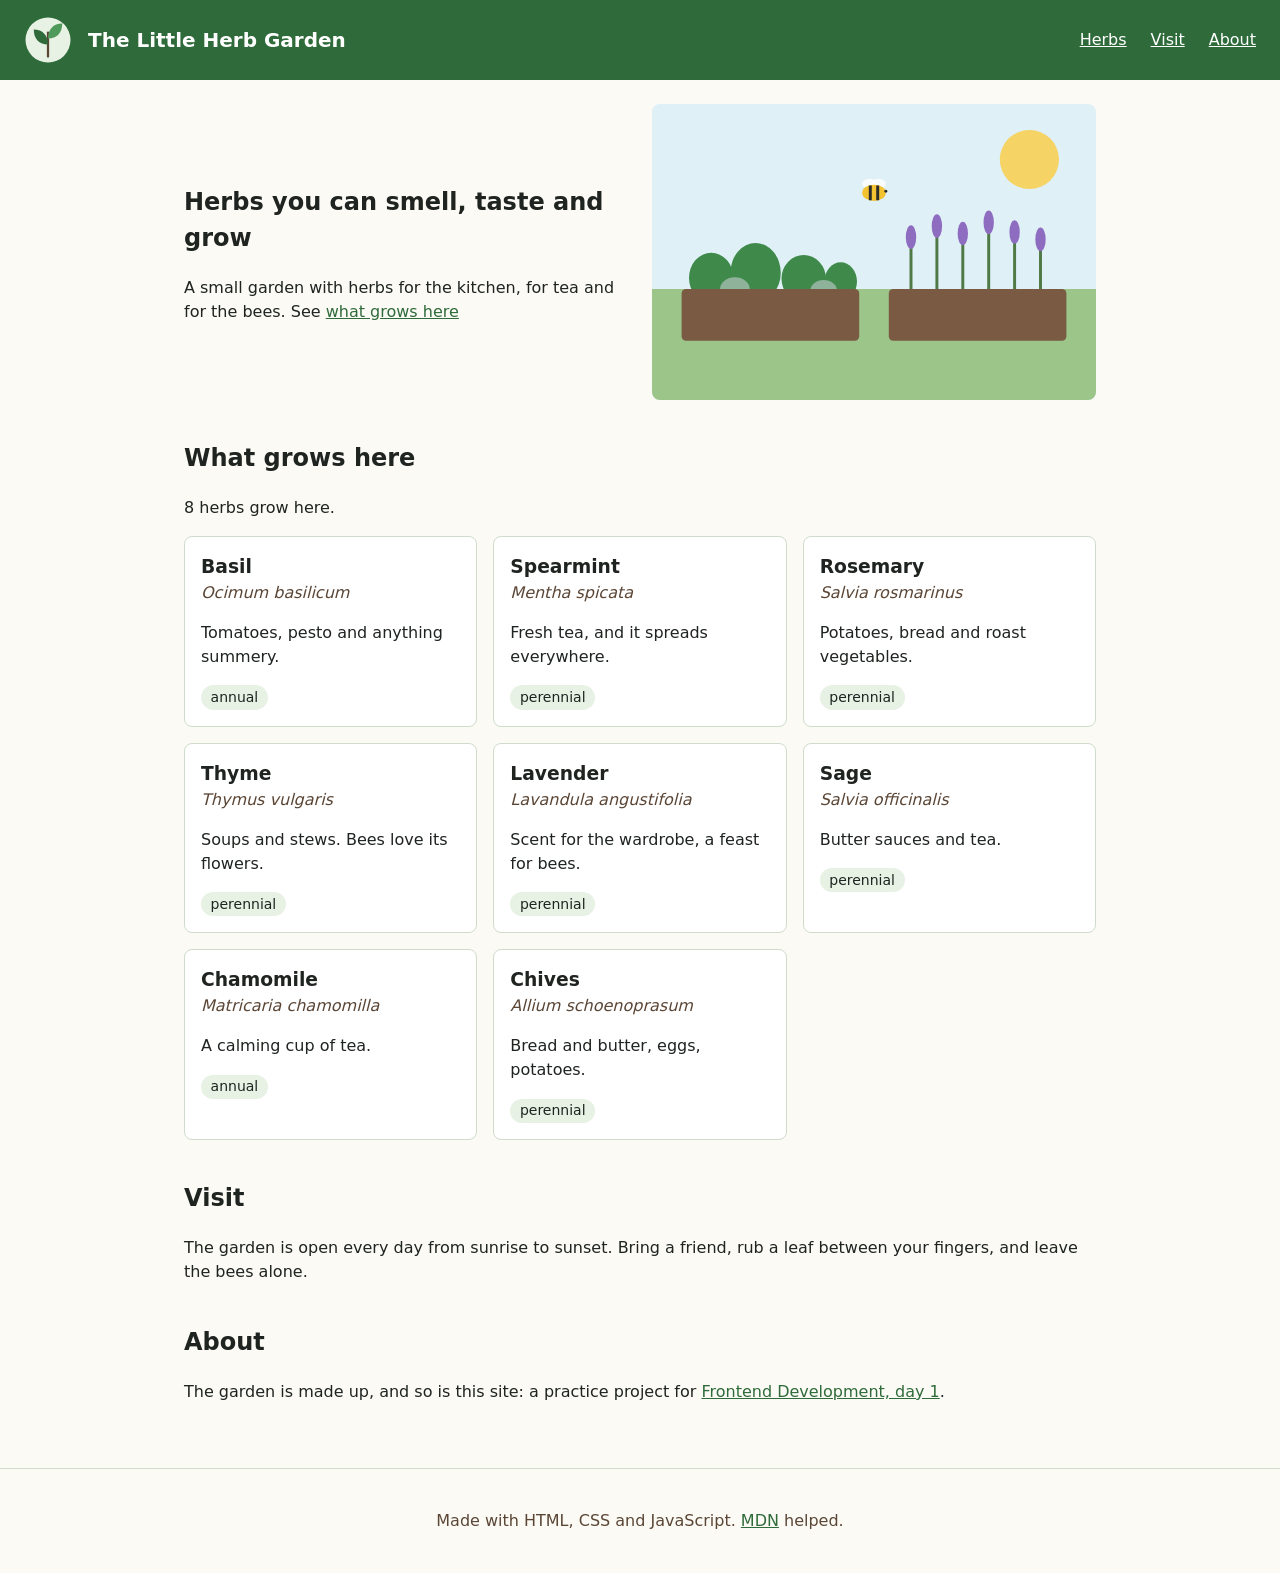
<file: day1/index.html>
<!doctype html>
<html lang="en">
<head>
  <meta charset="utf-8">
  <meta name="viewport" content="width=device-width, initial-scale=1">
  <title>The Little Herb Garden</title>
  <link rel="icon" href="images/Logo.svg" type="image/svg+xml">
  <link rel="stylesheet" href="style.css">
  <script src="app.js" defer></script>
</head>
<body>
  <header class="site-header">
    <img class="logo" src="images/Logo.svg" alt="" width="48" height="48">
    <p class="site-name">The Little Herb Garden</p>
    <nav>
      <ul>
        <li><a href="#herbs">Herbs</a></li>
        <li><a href="#visit">Visit</a></li>
        <li><a href="#about">About</a></li>
      </ul>
    </nav>
  </header>

  <main>
    <section class="intro">
      <div>
        <h1>Herbs you can smell, taste and grow</h1>
        <p>A small garden with herbs for the kitchen, for tea and for the bees.
          See <a href="#herbs">what grows here</a></p>
      </div>
      <img class="hero" src="images/garden.svg" alt="Two raised beds full of herbs, with a bee">
    </section>

    <section id="herbs">
      <h2>What grows here</h2>
      <p class="count">Loading the herbs…</p>
      <ul id="herbs-list" class="cards"></ul>
    </section>

    <section id="visit">
      <h2>Visit</h2>
      <p>The garden is open every day from sunrise to sunset.
        Bring a friend, rub a leaf between your fingers, and leave the bees alone.</p>
    </section>

    <section id="about">
      <h2>About</h2>
      <p>The garden is made up, and so is this site: a practice project for
        <a href="https://github.com/pepe/culs-frontend-day1">Frontend Development, day 1</a>.</p>
    </section>
  </main>

  <footer>
    <p>Made with HTML, CSS and JavaScript.
      <a href="https://developer.mozilla.org/">MDN</a> helped.</p>
  </footer>
</body>
</html>
</file>
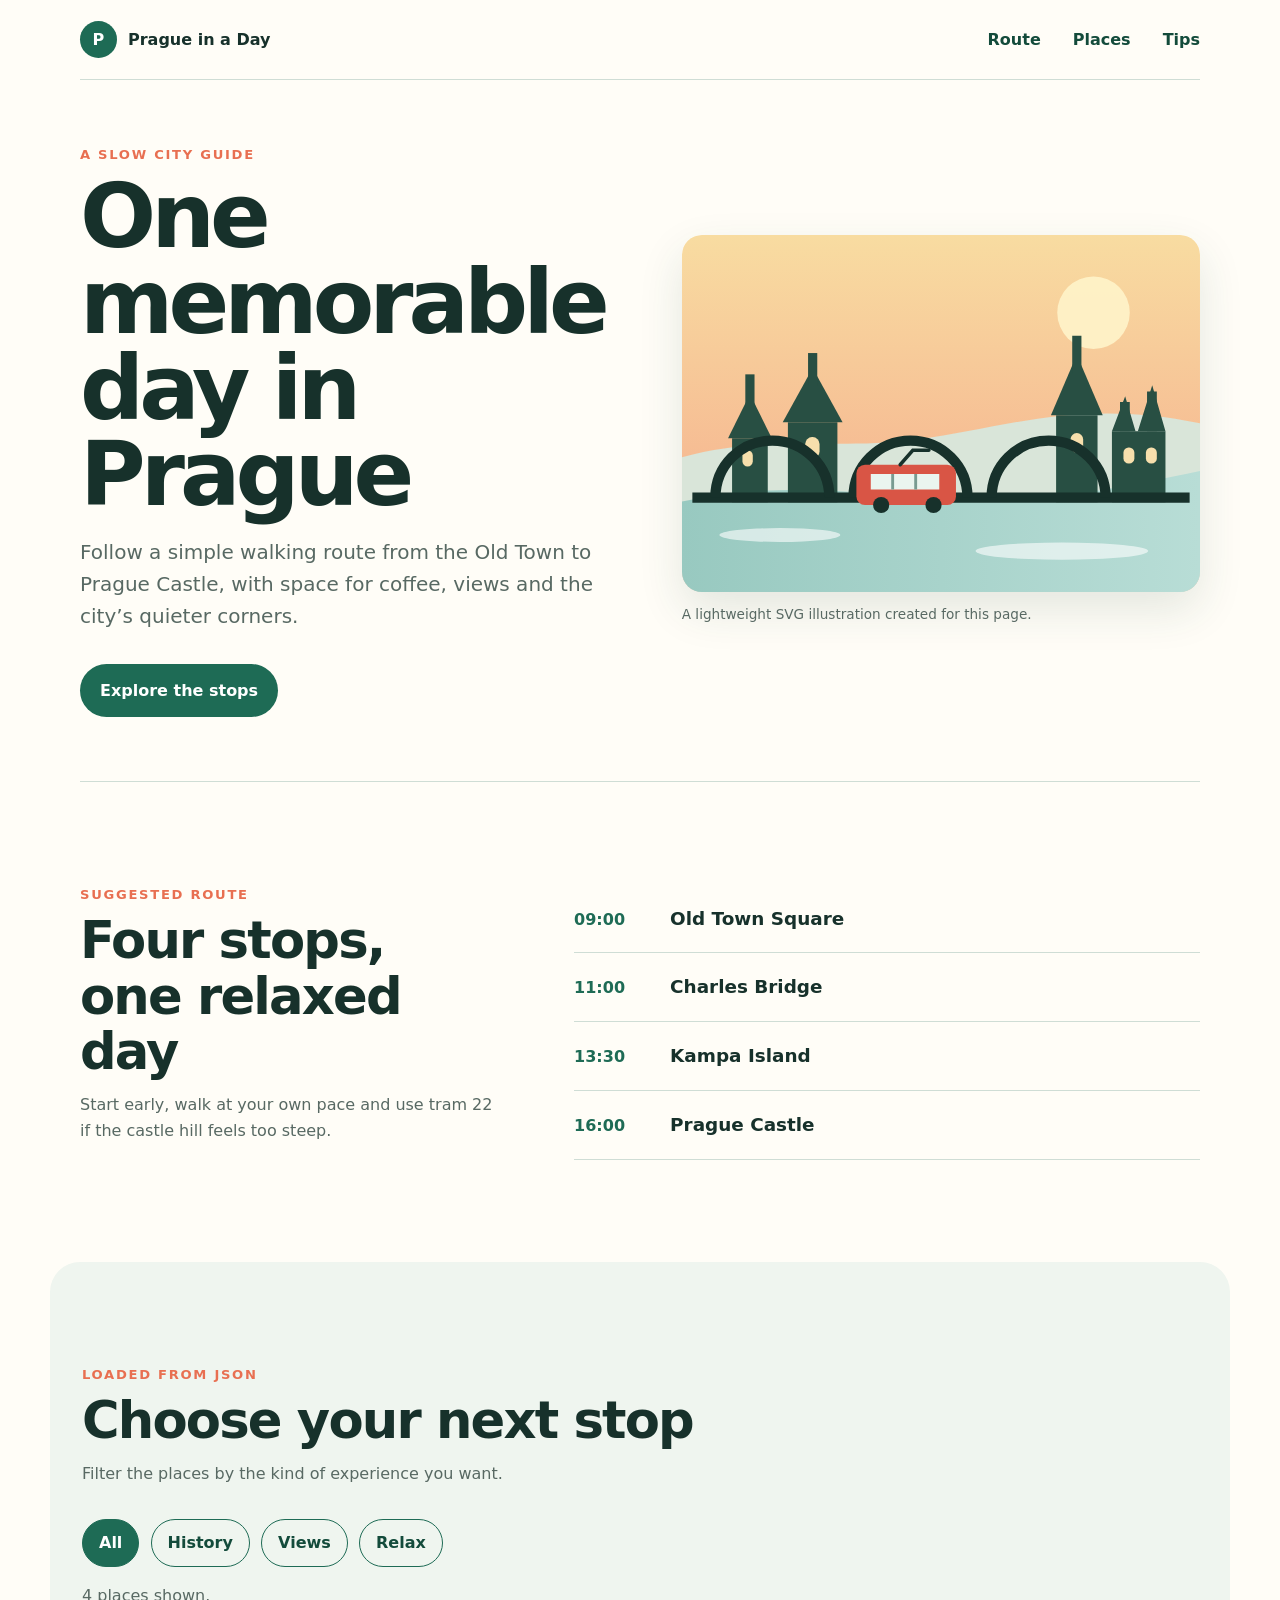
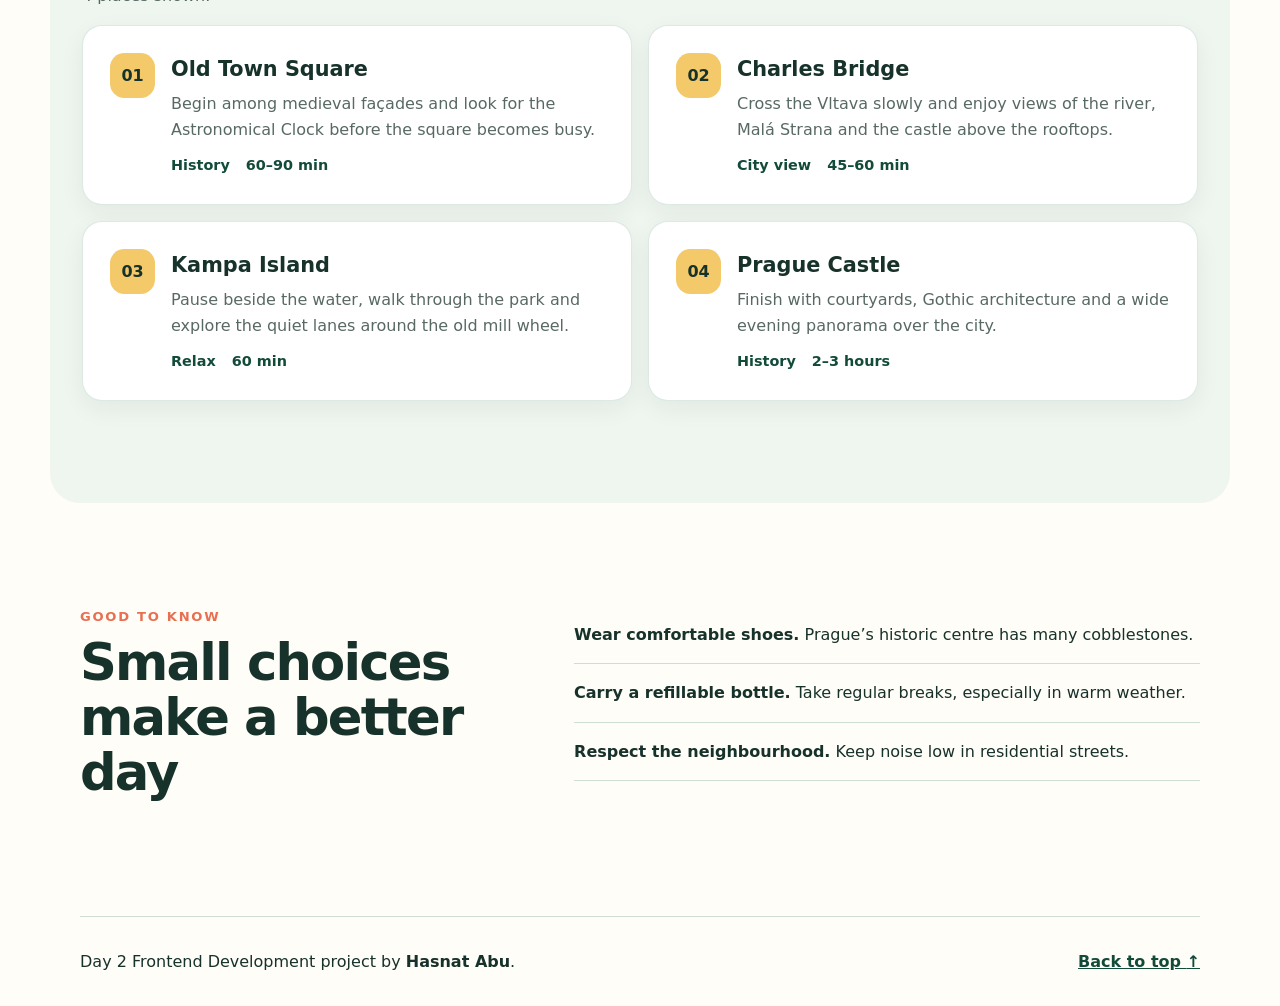
<file: day2/index.html>
<!doctype html>
<html lang="en">
  <head>
    <meta charset="UTF-8">
    <meta name="viewport" content="width=device-width, initial-scale=1.0">
    <meta name="description" content="A responsive, accessible guide to a calm day in Prague.">
    <title>Prague in a Day | Hasnat Abu</title>
    <link rel="stylesheet" href="style.css">
    <script src="app.js" defer></script>
  </head>
  <body>
    <a class="skip-link" href="#main-content">Skip to main content</a>

    <header class="site-header">
      <a class="brand" href="#top" aria-label="Prague in a Day home">
        <span class="brand-mark" aria-hidden="true">P</span>
        <span>Prague in a Day</span>
      </a>
      <nav aria-label="Primary navigation">
        <ul class="nav-list">
          <li><a href="#route">Route</a></li>
          <li><a href="#places">Places</a></li>
          <li><a href="#tips">Tips</a></li>
        </ul>
      </nav>
    </header>

    <main id="main-content">
      <section class="hero" id="top" aria-labelledby="hero-title">
        <div class="hero-copy">
          <p class="eyebrow">A slow city guide</p>
          <h1 id="hero-title">One memorable day in Prague</h1>
          <p class="hero-intro">
            Follow a simple walking route from the Old Town to Prague Castle,
            with space for coffee, views and the city’s quieter corners.
          </p>
          <a class="button" href="#places">Explore the stops</a>
        </div>
        <figure class="hero-art">
          <img src="images/prague-skyline.svg" alt="Illustrated Prague skyline with bridge, towers and a tram">
          <figcaption>A lightweight SVG illustration created for this page.</figcaption>
        </figure>
      </section>

      <section class="route-section" id="route" aria-labelledby="route-title">
        <div class="section-heading">
          <p class="eyebrow">Suggested route</p>
          <h2 id="route-title">Four stops, one relaxed day</h2>
          <p>Start early, walk at your own pace and use tram 22 if the castle hill feels too steep.</p>
        </div>
        <ol class="timeline">
          <li><span>09:00</span><strong>Old Town Square</strong></li>
          <li><span>11:00</span><strong>Charles Bridge</strong></li>
          <li><span>13:30</span><strong>Kampa Island</strong></li>
          <li><span>16:00</span><strong>Prague Castle</strong></li>
        </ol>
      </section>

      <section class="places-section" id="places" aria-labelledby="places-title">
        <div class="section-heading">
          <p class="eyebrow">Loaded from JSON</p>
          <h2 id="places-title">Choose your next stop</h2>
          <p id="places-description">Filter the places by the kind of experience you want.</p>
        </div>

        <div class="filters" role="group" aria-label="Filter places">
          <button class="filter-button is-active" type="button" data-filter="all" aria-pressed="true">All</button>
          <button class="filter-button" type="button" data-filter="history" aria-pressed="false">History</button>
          <button class="filter-button" type="button" data-filter="view" aria-pressed="false">Views</button>
          <button class="filter-button" type="button" data-filter="relax" aria-pressed="false">Relax</button>
        </div>

        <p class="status" id="places-status" role="status" aria-live="polite">Loading places…</p>
        <div class="place-grid" id="place-grid" aria-describedby="places-description"></div>
      </section>

      <aside class="tips-section" id="tips" aria-labelledby="tips-title">
        <div>
          <p class="eyebrow">Good to know</p>
          <h2 id="tips-title">Small choices make a better day</h2>
        </div>
        <ul class="tip-list">
          <li><strong>Wear comfortable shoes.</strong> Prague’s historic centre has many cobblestones.</li>
          <li><strong>Carry a refillable bottle.</strong> Take regular breaks, especially in warm weather.</li>
          <li><strong>Respect the neighbourhood.</strong> Keep noise low in residential streets.</li>
        </ul>
      </aside>
    </main>

    <footer class="site-footer">
      <p>Day 2 Frontend Development project by <strong>Hasnat Abu</strong>.</p>
      <a href="#top">Back to top <span aria-hidden="true">↑</span></a>
    </footer>
  </body>
</html>
</file>
<file: day1/style.css>
/* The Little Herb Garden */

:root {
  --leaf: #2f6b3a;
  --leaf-light: #e7f1e4;
  --soil: #5b4636;
  --paper: #fbfaf5;
  --ink: #1f2420;
  --line: #cfdccb;
}

* {
  box-sizing: border-box;
}

body {
  margin: 0;
  font-family: system-ui, sans-serif;
  line-height: 1.5;
  color: var(--ink);
  background: var(--paper);
}

a {
  color: var(--leaf);
}

.site-header {
  display: flex;
  flex-wrap: wrap;
  align-items: center;
  gap: 1rem;
  padding: 1rem 1.5rem;
  background: var(--leaf);
  color: white;
}

.site-header a {
  color: white;
}

.site-name {
  margin: 0;
  font-size: 1.25rem;
  font-weight: 700;
}

nav {
  margin-left: auto;
}

nav ul {
  display: flex;
  gap: 1.5rem;
  margin: 0;
  padding: 0;
  list-style: none;
}

main {
  max-width: 60rem;
  margin: 0 auto;
  padding: 1.5rem;
}

section {
  margin-bottom: 2.5rem;
}

.intro {
  display: grid;
  gap: 1.5rem;
  align-items: center;
}

@media (min-width: 40rem) {
  .intro {
    grid-template-columns: 1fr 1fr;
  }
}

.hero {
  width: 100%;
  height: auto;
  border-radius: 0.5rem;
}

.cards {
  display: grid;
  grid-template-columns: repeat(auto-fill, minmax(14rem, 1fr));
  gap: 1rem;
  margin: 0;
  padding: 0;
  list-style: none;
}

.card {
  padding: 1rem;
  border: 1px solid var(--line);
  border-radius: 0.5rem;
  background: white;
}

.card h3 {
  margin: 0;
}

.latin {
  margin: 0 0 0.5rem;
  font-style: italic;
  color: var(--soil);
}

.life {
  display: inline-block;
  margin: 0;
  padding: 0.1rem 0.6rem;
  border-radius: 1rem;
  background: var(--leaf-light);
  font-size: 0.875rem;
}

footer {
  padding: 1.5rem;
  border-top: 1px solid var(--line);
  text-align: center;
  color: var(--soil);
}
</file>
<file: day2/style.css>
:root {
  --ink: #17312b;
  --muted: #586963;
  --paper: #fffdf7;
  --mist: #eff5ef;
  --green: #1e6b55;
  --green-dark: #134b3b;
  --coral: #e86f51;
  --gold: #f3c969;
  --line: #cfddd5;
  --shadow: 0 18px 45px rgba(30, 74, 59, 0.12);
  --radius: 1.25rem;
}

* {
  box-sizing: border-box;
}

html {
  scroll-behavior: smooth;
}

body {
  margin: 0;
  color: var(--ink);
  background: var(--paper);
  font-family: Inter, ui-sans-serif, system-ui, -apple-system, BlinkMacSystemFont, "Segoe UI", sans-serif;
  line-height: 1.6;
}

img {
  display: block;
  max-width: 100%;
}

a {
  color: var(--green-dark);
}

a:focus-visible,
button:focus-visible {
  outline: 3px solid var(--coral);
  outline-offset: 4px;
}

.skip-link {
  position: fixed;
  left: 1rem;
  top: -5rem;
  z-index: 10;
  padding: 0.7rem 1rem;
  border-radius: 0.6rem;
  color: white;
  background: var(--ink);
}

.skip-link:focus {
  top: 1rem;
}

.site-header,
.site-footer,
main > section,
main > aside {
  width: min(1120px, calc(100% - 2rem));
  margin-inline: auto;
}

.site-header {
  display: flex;
  align-items: center;
  justify-content: space-between;
  gap: 1rem;
  min-height: 5rem;
  border-bottom: 1px solid var(--line);
}

.brand {
  display: inline-flex;
  align-items: center;
  gap: 0.7rem;
  color: var(--ink);
  font-weight: 800;
  text-decoration: none;
}

.brand-mark {
  display: grid;
  width: 2.3rem;
  aspect-ratio: 1;
  place-items: center;
  border-radius: 50%;
  color: white;
  background: var(--green);
}

.nav-list {
  display: flex;
  gap: clamp(0.7rem, 3vw, 2rem);
  margin: 0;
  padding: 0;
  list-style: none;
}

.nav-list a {
  font-weight: 700;
  text-decoration: none;
}

.nav-list a:hover {
  text-decoration: underline;
  text-underline-offset: 0.35rem;
}

.hero {
  display: grid;
  grid-template-columns: 0.9fr 1.1fr;
  align-items: center;
  gap: clamp(2rem, 6vw, 5rem);
  min-height: 41rem;
  padding-block: 4rem;
}

.eyebrow {
  margin: 0 0 0.5rem;
  color: var(--coral);
  font-size: 0.82rem;
  font-weight: 850;
  letter-spacing: 0.13em;
  text-transform: uppercase;
}

h1,
h2,
h3,
p {
  margin-top: 0;
}

h1 {
  max-width: 13ch;
  margin-bottom: 1.2rem;
  font-size: clamp(2.7rem, 7vw, 5.7rem);
  letter-spacing: -0.055em;
  line-height: 0.96;
}

h2 {
  margin-bottom: 0.8rem;
  font-size: clamp(2rem, 4vw, 3.25rem);
  letter-spacing: -0.035em;
  line-height: 1.08;
}

.hero-intro {
  max-width: 36rem;
  margin-bottom: 2rem;
  color: var(--muted);
  font-size: clamp(1.05rem, 2vw, 1.25rem);
}

.button {
  display: inline-block;
  padding: 0.85rem 1.25rem;
  border-radius: 999px;
  color: white;
  background: var(--green);
  font-weight: 800;
  text-decoration: none;
}

.button:hover {
  background: var(--green-dark);
  transform: translateY(-2px);
}

.hero-art {
  margin: 0;
}

.hero-art img {
  border-radius: var(--radius);
  box-shadow: var(--shadow);
}

.hero-art figcaption {
  margin-top: 0.75rem;
  color: var(--muted);
  font-size: 0.85rem;
}

.route-section,
.places-section,
.tips-section {
  padding-block: clamp(4rem, 8vw, 7rem);
}

.route-section {
  display: grid;
  grid-template-columns: minmax(0, 0.8fr) minmax(0, 1.2fr);
  gap: clamp(2rem, 6vw, 6rem);
  border-top: 1px solid var(--line);
}

.section-heading > p:last-child {
  max-width: 42rem;
  color: var(--muted);
}

.timeline {
  margin: 0;
  padding: 0;
  list-style: none;
  counter-reset: stop;
}

.timeline li {
  display: grid;
  grid-template-columns: 5rem 1fr;
  align-items: baseline;
  gap: 1rem;
  padding: 1.2rem 0;
  border-bottom: 1px solid var(--line);
}

.timeline span {
  color: var(--green);
  font-weight: 800;
}

.timeline strong {
  font-size: 1.15rem;
}

.places-section {
  width: min(1180px, calc(100% - 2rem));
  padding-inline: clamp(1rem, 3vw, 2rem);
  border-radius: calc(var(--radius) * 1.5);
  background: var(--mist);
}

.filters {
  display: flex;
  flex-wrap: wrap;
  gap: 0.7rem;
  margin-block: 2rem 1rem;
}

.filter-button {
  padding: 0.65rem 1rem;
  border: 1px solid var(--green);
  border-radius: 999px;
  color: var(--green-dark);
  background: transparent;
  font: inherit;
  font-weight: 800;
  cursor: pointer;
}

.filter-button:hover,
.filter-button.is-active {
  color: white;
  background: var(--green);
}

.status {
  min-height: 1.5rem;
  color: var(--muted);
}

.place-grid {
  display: grid;
  grid-template-columns: repeat(2, minmax(0, 1fr));
  gap: 1rem;
}

.place-card {
  display: grid;
  grid-template-columns: auto 1fr;
  gap: 1rem;
  padding: clamp(1.1rem, 3vw, 1.7rem);
  border: 1px solid rgba(30, 107, 85, 0.15);
  border-radius: var(--radius);
  background: white;
  box-shadow: 0 8px 24px rgba(30, 74, 59, 0.06);
}

.place-number {
  display: grid;
  width: 2.8rem;
  height: 2.8rem;
  place-items: center;
  border-radius: 0.9rem;
  color: var(--ink);
  background: var(--gold);
  font-weight: 900;
}

.place-card h3 {
  margin-bottom: 0.3rem;
  font-size: 1.3rem;
}

.place-card p {
  margin-bottom: 0.7rem;
  color: var(--muted);
}

.place-meta {
  display: flex;
  flex-wrap: wrap;
  gap: 0.5rem 1rem;
  color: var(--green-dark);
  font-size: 0.9rem;
  font-weight: 800;
}

.tips-section {
  display: grid;
  grid-template-columns: 0.8fr 1.2fr;
  gap: clamp(2rem, 6vw, 6rem);
}

.tip-list {
  margin: 0;
  padding: 0;
  list-style: none;
}

.tip-list li {
  padding: 1rem 0;
  border-bottom: 1px solid var(--line);
}

.site-footer {
  display: flex;
  justify-content: space-between;
  gap: 1rem;
  padding-block: 2rem;
  border-top: 1px solid var(--line);
}

.site-footer p {
  margin-bottom: 0;
}

.site-footer a {
  font-weight: 800;
}

@media (max-width: 760px) {
  .site-header {
    align-items: flex-start;
    flex-direction: column;
    padding-block: 1rem;
  }

  .hero,
  .route-section,
  .tips-section {
    grid-template-columns: 1fr;
  }

  .hero {
    min-height: auto;
  }

  .hero-art {
    order: -1;
  }

  .place-grid {
    grid-template-columns: 1fr;
  }
}

@media (max-width: 440px) {
  .nav-list {
    gap: 1rem;
    font-size: 0.92rem;
  }

  .place-card {
    grid-template-columns: 1fr;
  }

  .site-footer {
    flex-direction: column;
  }
}

@media (prefers-reduced-motion: reduce) {
  html {
    scroll-behavior: auto;
  }

  *,
  *::before,
  *::after {
    transition-duration: 0.01ms !important;
  }
}
</file>
